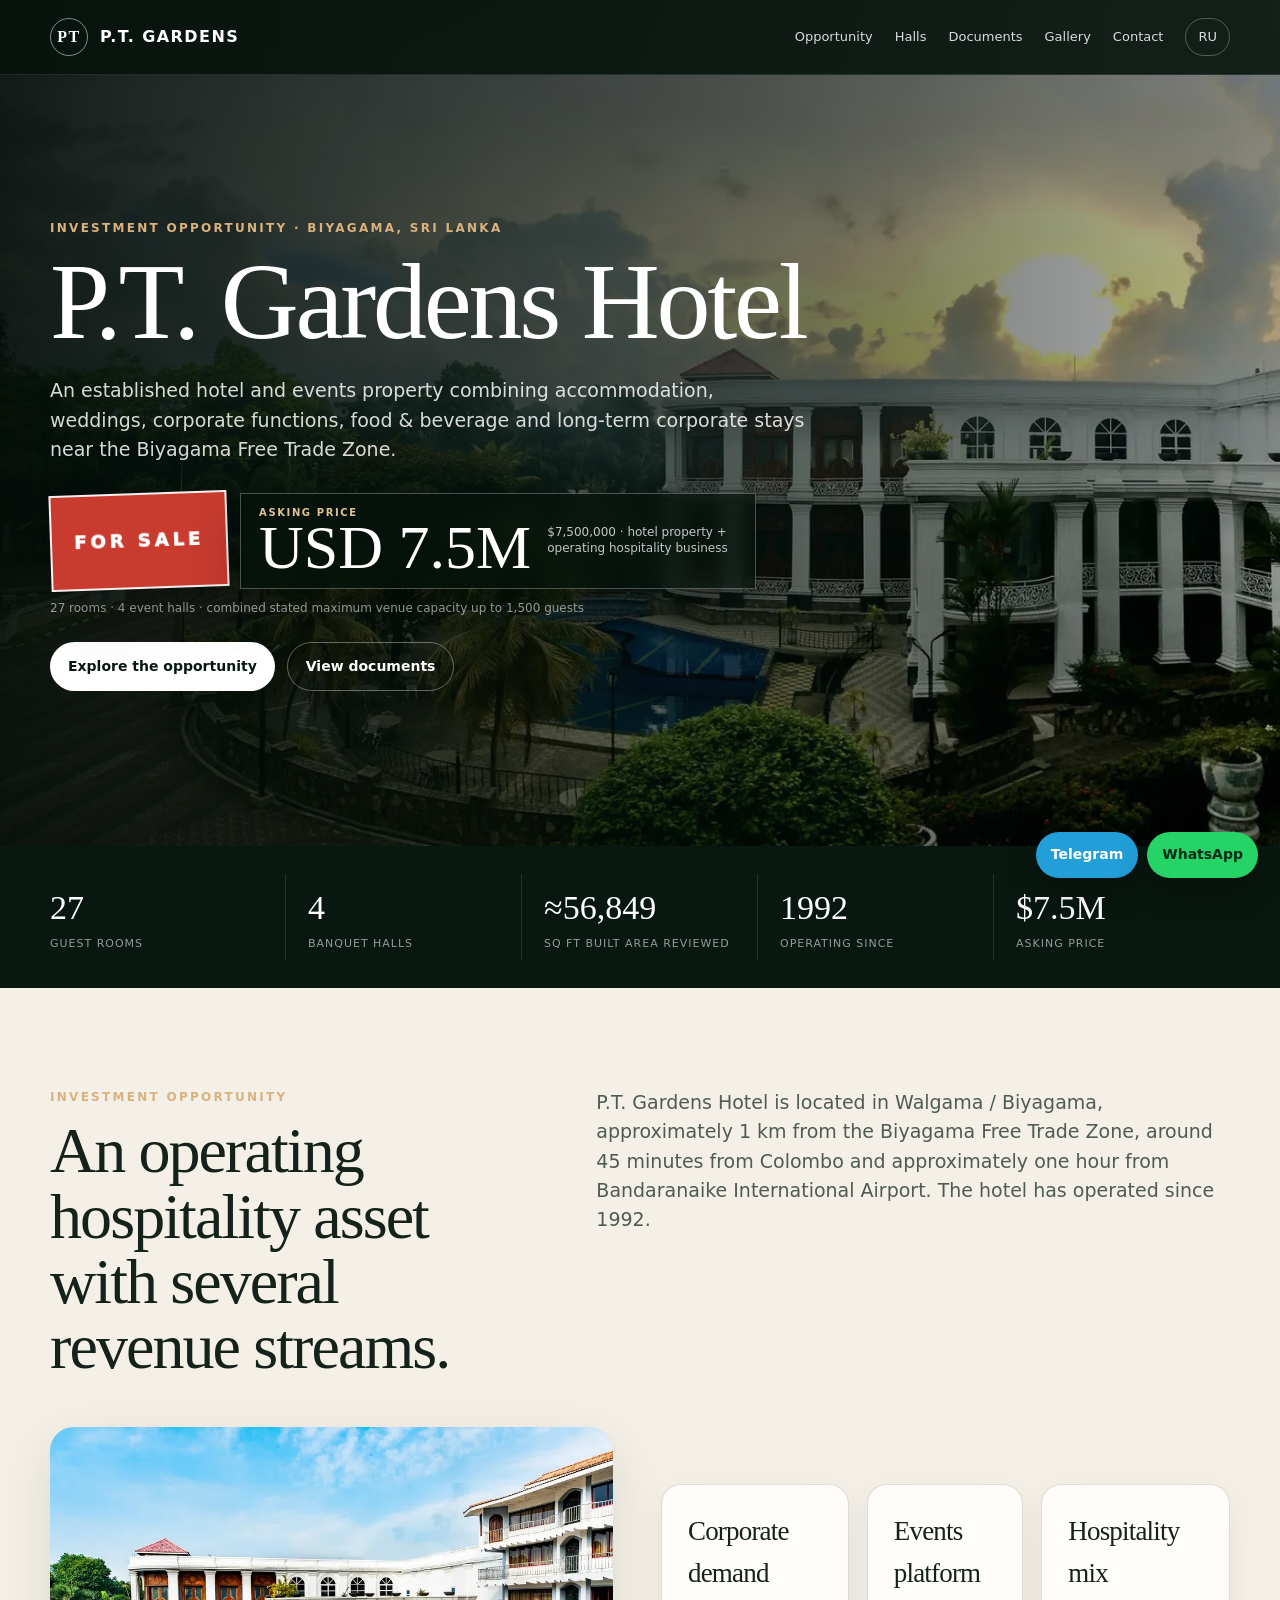
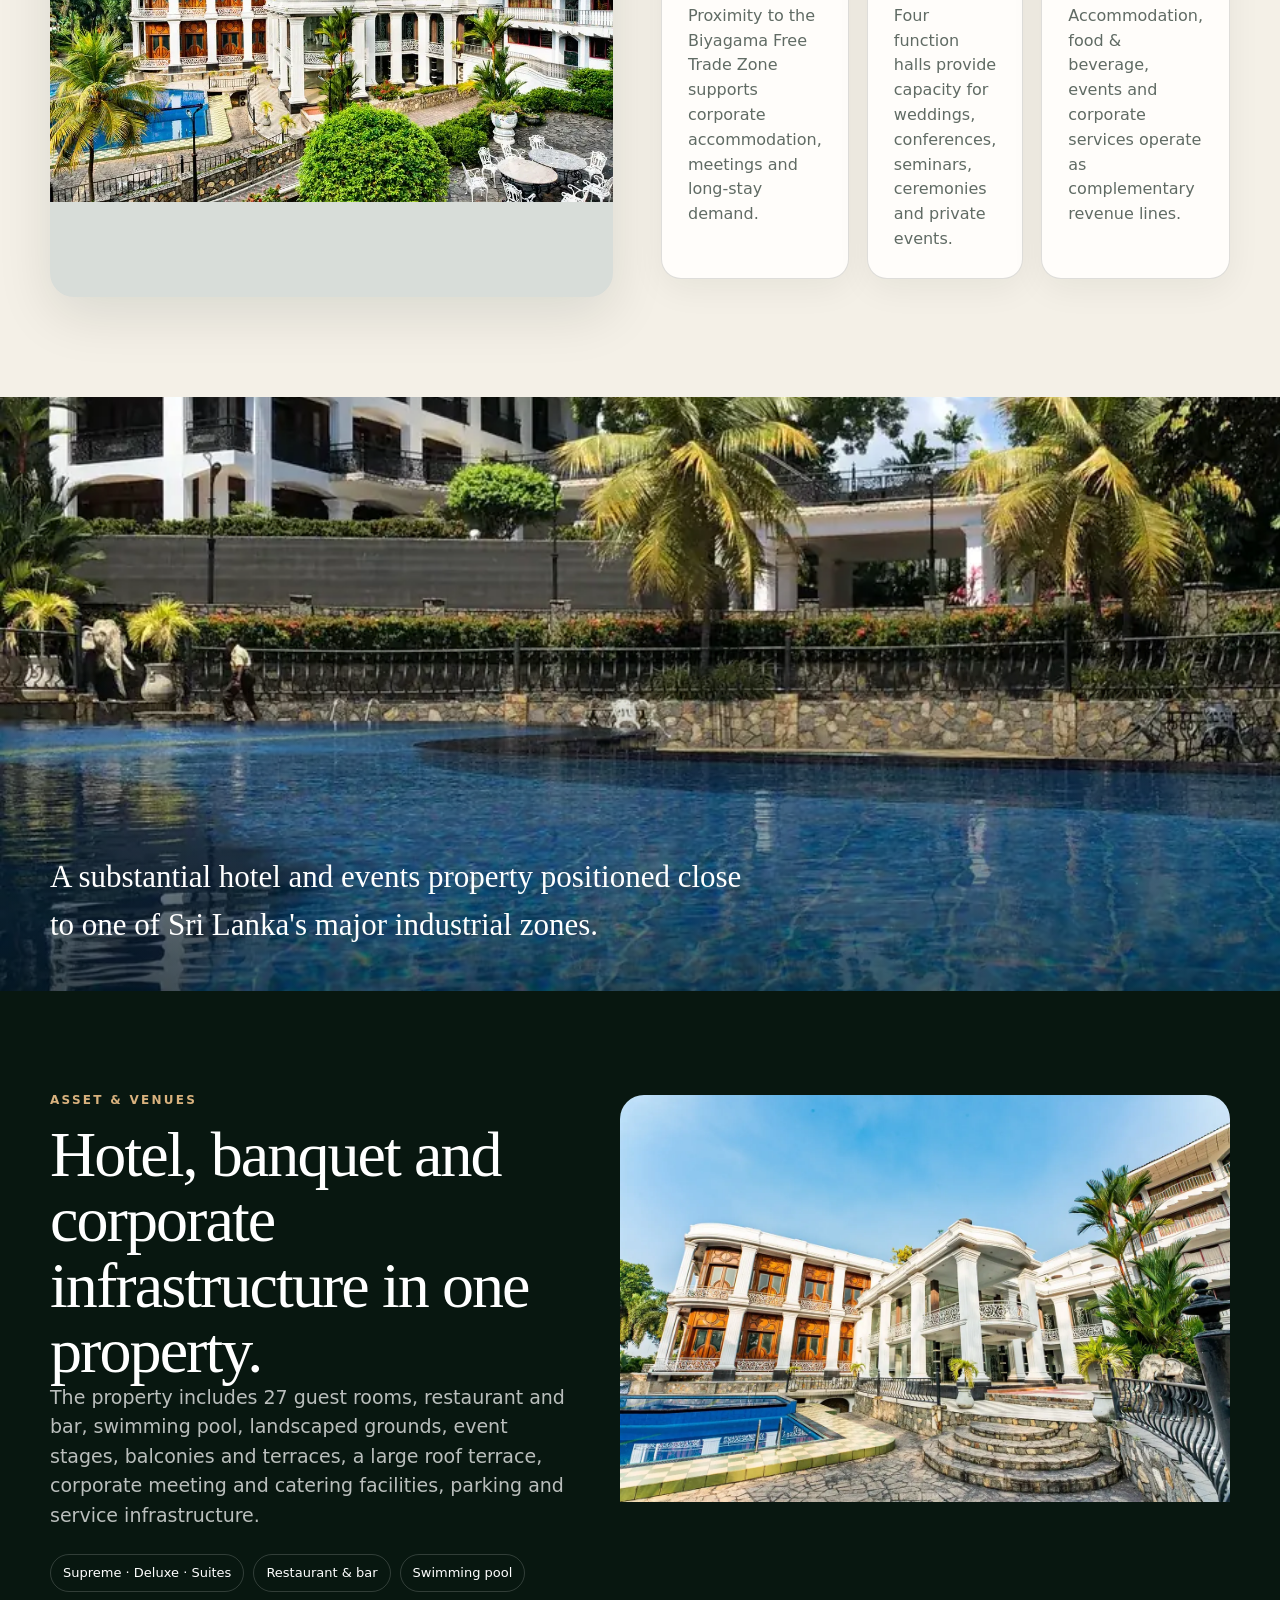
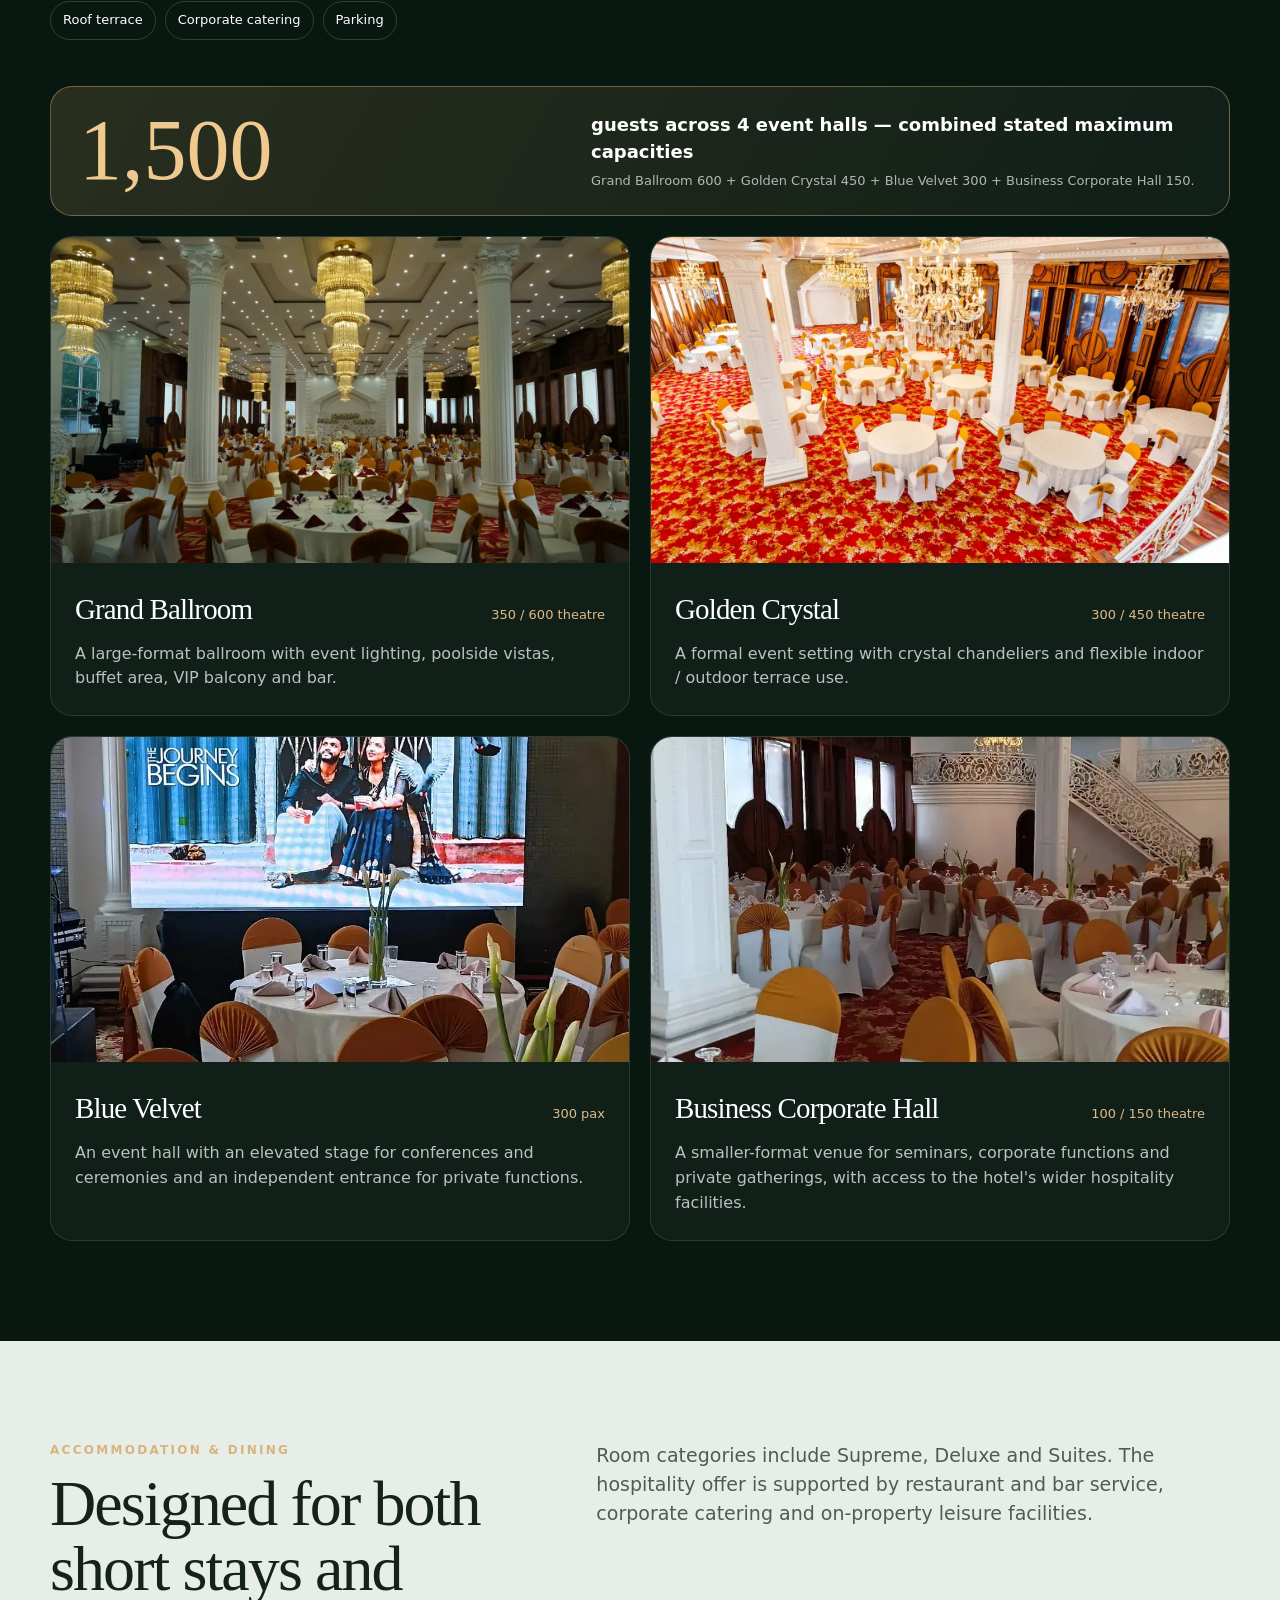
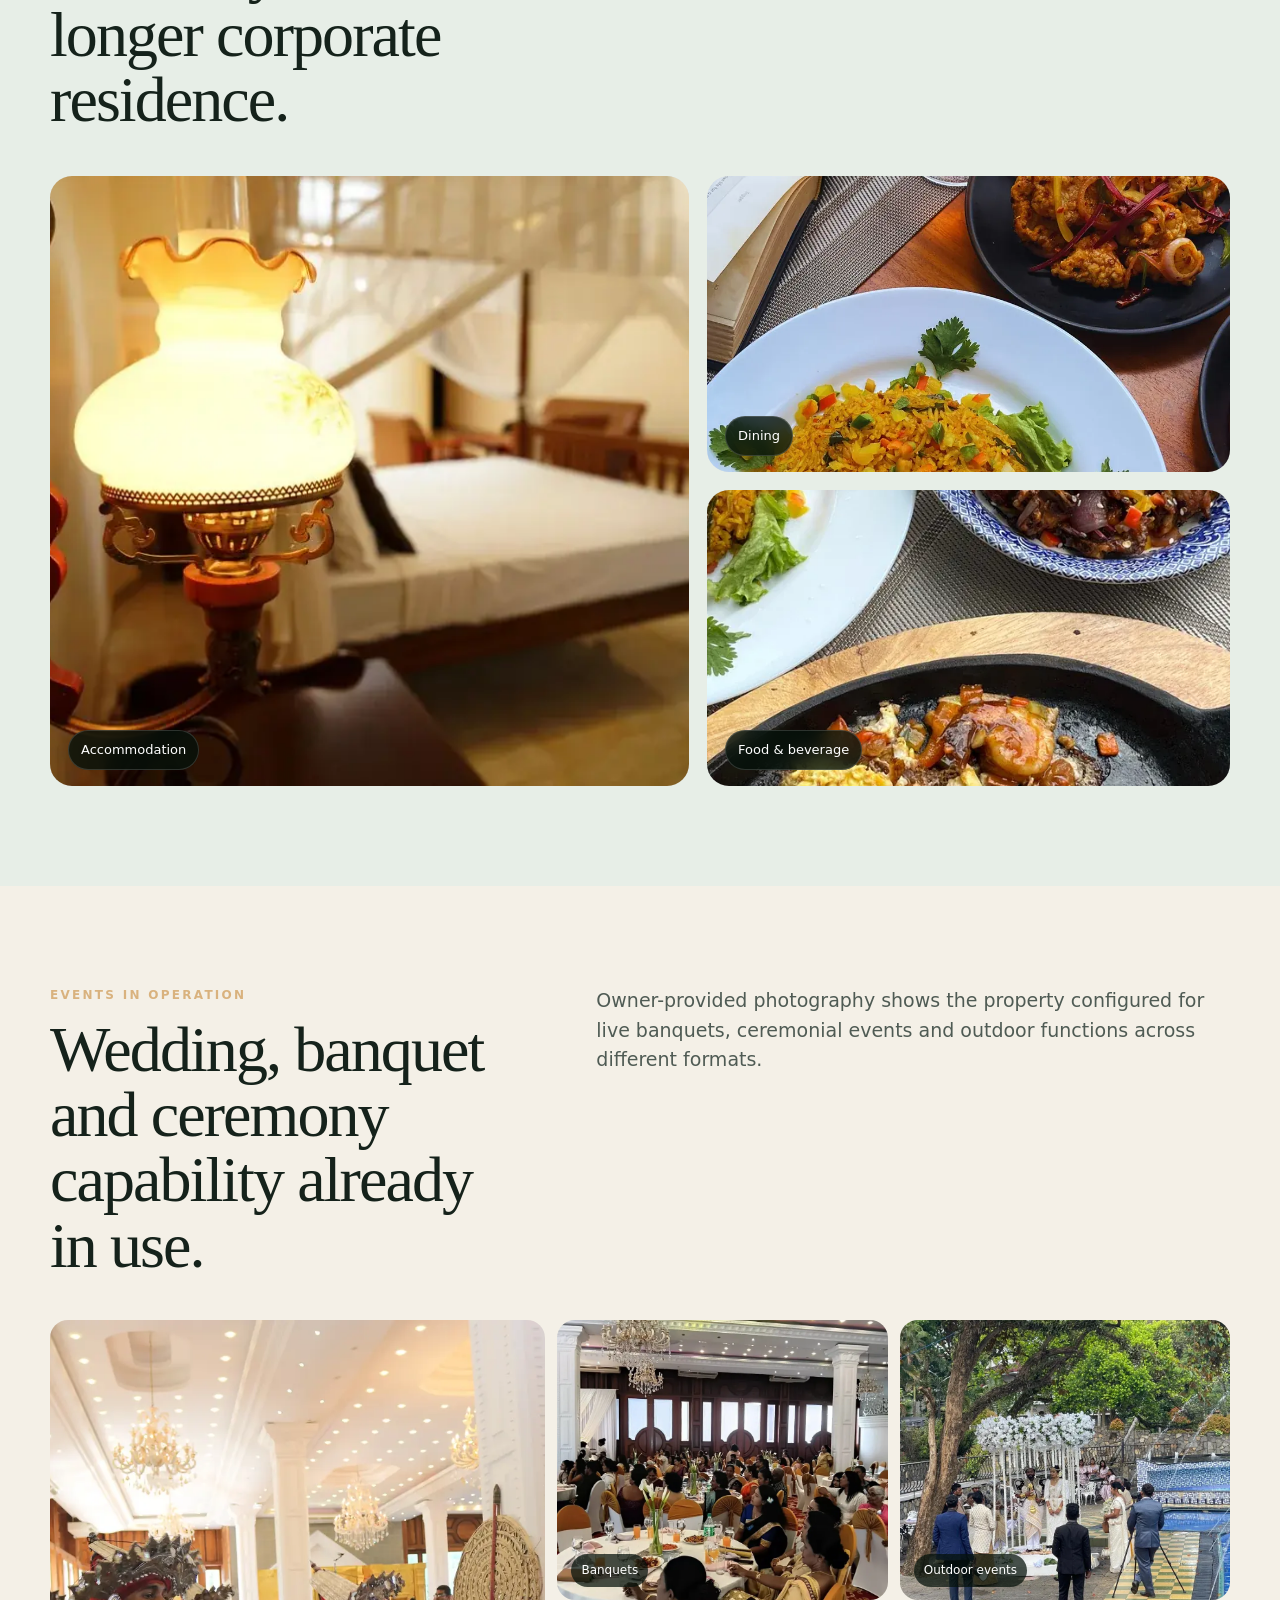
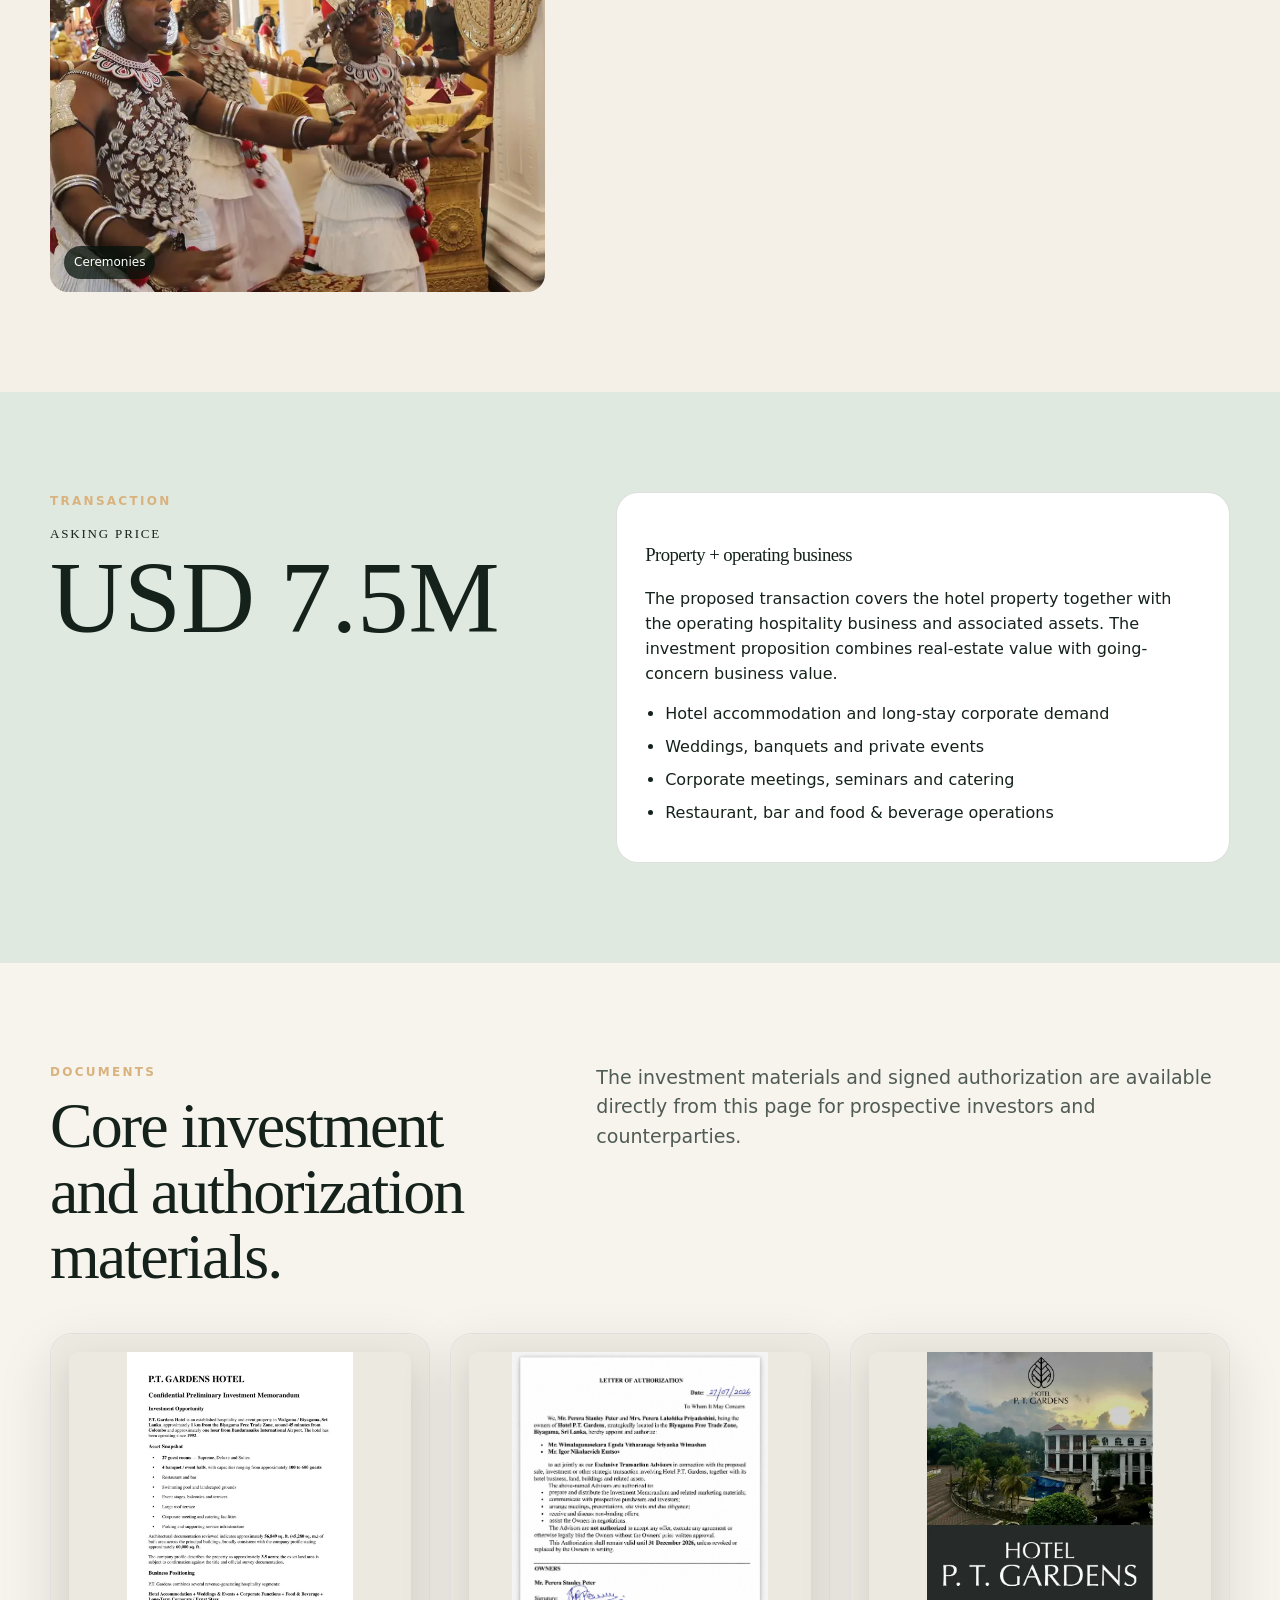
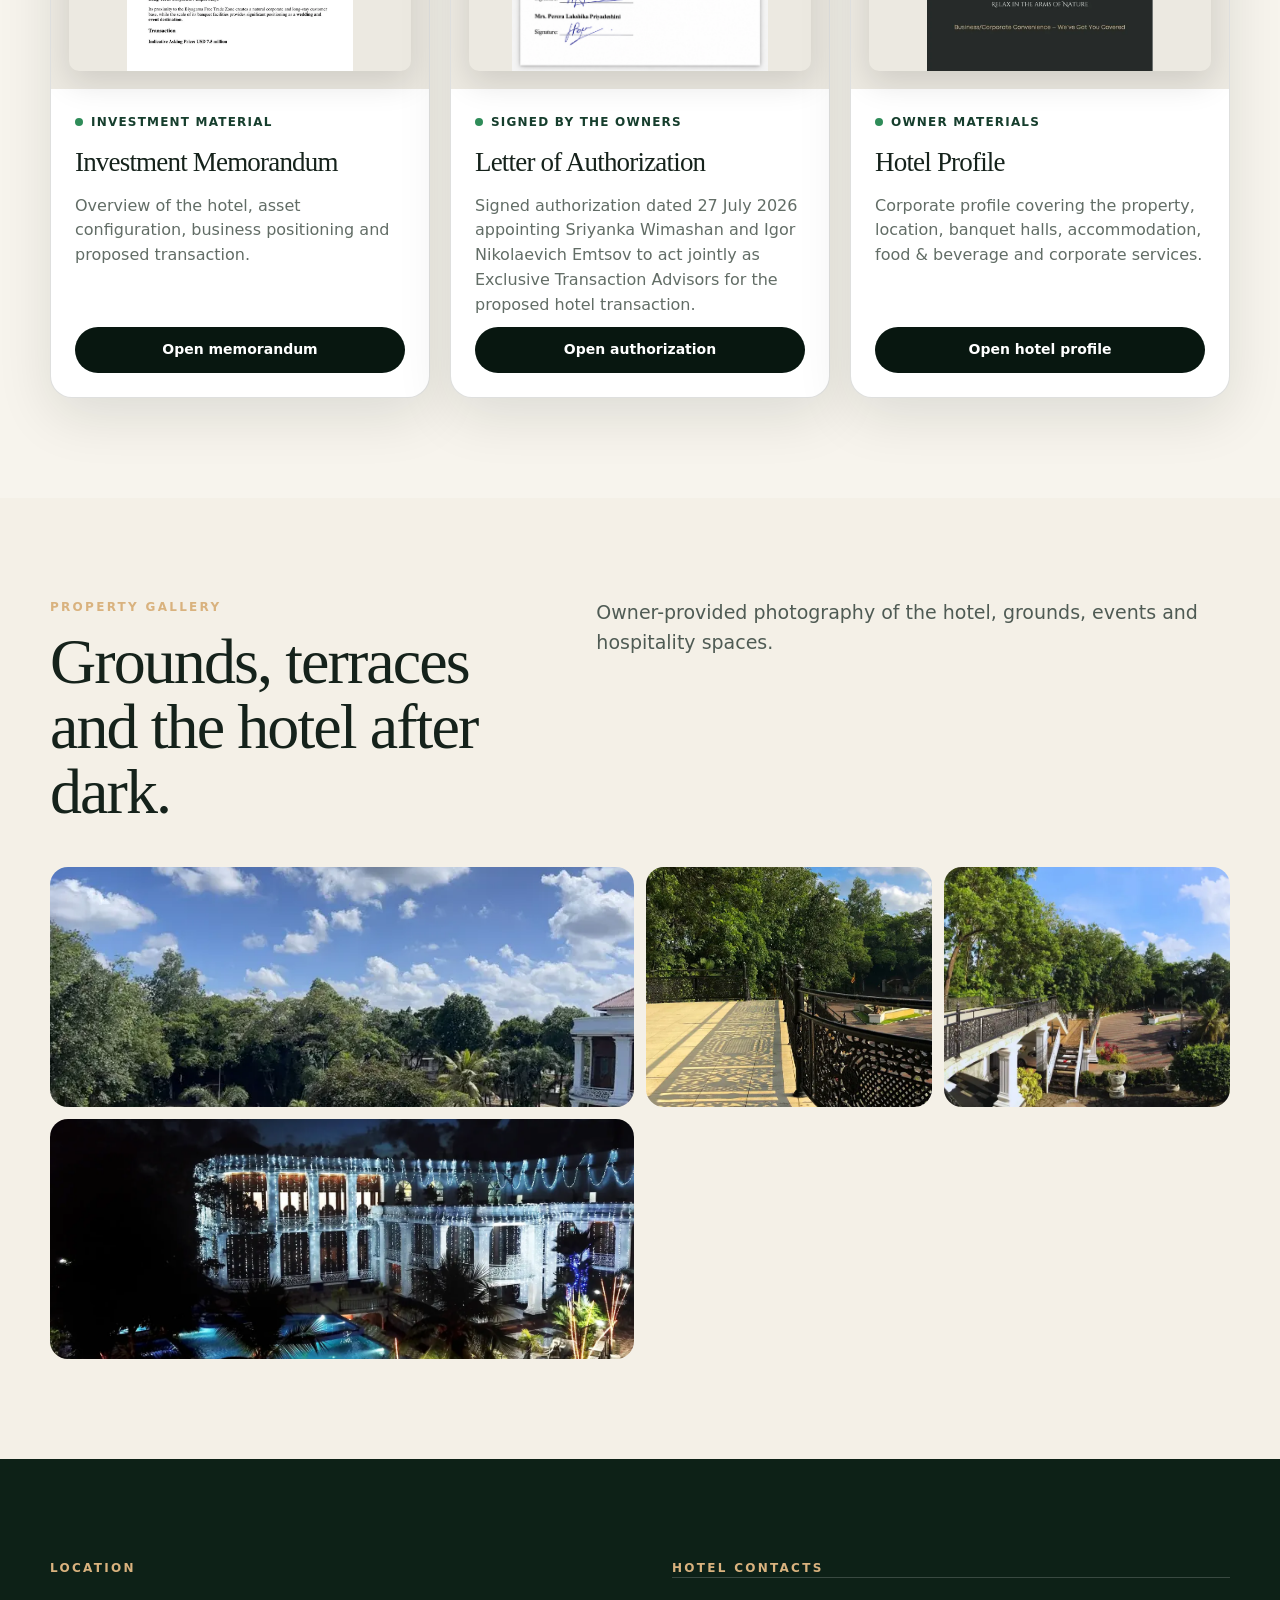
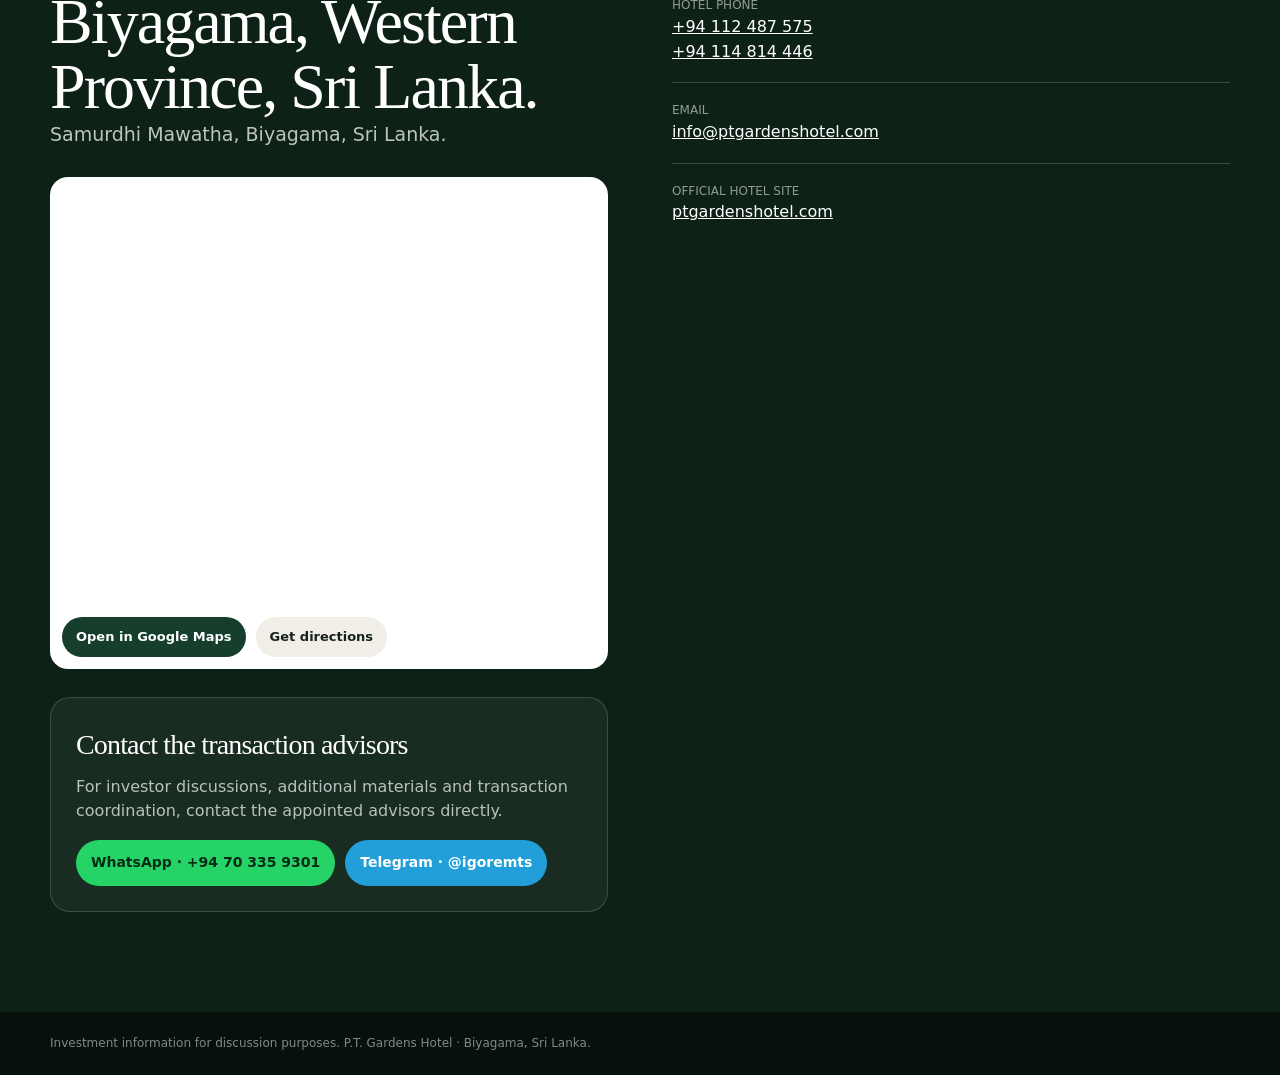
<file: index.html>
<!doctype html>
<html lang="en">
<head>
<meta charset="utf-8">
<meta name="viewport" content="width=device-width,initial-scale=1">
<title>P.T. Gardens Hotel — Investment Opportunity</title>
<meta name="description" content="P.T. Gardens Hotel investment opportunity in Biyagama, Sri Lanka — established hotel, banquet and events business near the Biyagama Free Trade Zone.">
<style>
:root{--ink:#15221b;--deep:#081710;--forest:#163e2d;--cream:#f4f0e7;--paper:#fffdfa;--gold:#c69b63;--muted:#667169;--line:rgba(21,34,27,.14);--shadow:0 18px 55px rgba(13,31,22,.11)}
*{box-sizing:border-box}html{scroll-behavior:smooth}body{margin:0;background:var(--cream);color:var(--ink);font-family:Inter,ui-sans-serif,system-ui,-apple-system,BlinkMacSystemFont,"Segoe UI",sans-serif;line-height:1.55}img,video{max-width:100%}button,a{font:inherit}.wrap{width:min(1180px,calc(100% - 42px));margin:auto}h1,h2,h3{font-family:Georgia,"Times New Roman",serif;font-weight:500;letter-spacing:-.03em}.kicker,.eyebrow{text-transform:uppercase;letter-spacing:.19em;font-size:12px;font-weight:800;color:#d9b27e}.nav{position:fixed;z-index:50;inset:0 0 auto;background:rgba(7,19,13,.88);backdrop-filter:blur(14px);border-bottom:1px solid rgba(255,255,255,.1)}.navin{height:74px;display:flex;align-items:center;justify-content:space-between;color:#fff}.brand{display:flex;align-items:center;gap:12px;color:#fff;text-decoration:none;font-weight:850;letter-spacing:.09em}.mark{width:38px;height:38px;border:1px solid rgba(255,255,255,.5);border-radius:50%;display:grid;place-items:center;font-family:Georgia}.links{display:flex;align-items:center;gap:22px}.links a,.lang{color:#fff;text-decoration:none;font-size:13px;opacity:.84}.lang{border:1px solid rgba(255,255,255,.32);background:transparent;border-radius:999px;padding:8px 12px;cursor:pointer}.hero{min-height:94vh;display:flex;align-items:flex-end;color:#fff;padding:150px 0 86px;background:linear-gradient(90deg,rgba(4,13,8,.9),rgba(4,13,8,.53) 58%,rgba(4,13,8,.13)),url('assets/photos/hero-aerial.webp') center/cover no-repeat}.hero h1{font-size:clamp(58px,8.5vw,108px);line-height:.9;margin:16px 0 26px;max-width:960px}.hero p{font-size:19px;max-width:760px;color:rgba(255,255,255,.84)}.sale-lockup{display:flex;align-items:stretch;gap:12px;flex-wrap:wrap;margin-top:28px}.sale-stamp{display:flex;align-items:center;justify-content:center;min-width:170px;padding:14px 22px;border:2px solid rgba(255,255,255,.92);background:#c93b2f;color:#fff;font-weight:950;font-size:18px;letter-spacing:.22em;text-transform:uppercase;box-shadow:0 18px 50px rgba(0,0,0,.3);transform:rotate(-2deg) scale(.2);opacity:0;animation:saleSlam .7s cubic-bezier(.2,.9,.2,1.3) .55s forwards}.sale-price{display:flex;align-items:center;gap:16px;padding:11px 18px 12px;border:1px solid rgba(255,255,255,.28);background:rgba(5,18,11,.7);backdrop-filter:blur(10px);box-shadow:0 18px 50px rgba(0,0,0,.24);opacity:0;transform:translateY(18px);animation:priceRise .6s ease .95s forwards}.sale-price small{display:block;color:#e3c291;font-size:10px;letter-spacing:.16em;text-transform:uppercase;font-weight:850}.sale-price strong{font-family:Georgia,"Times New Roman",serif;font-size:clamp(38px,5vw,62px);line-height:.9;font-weight:500;white-space:nowrap}.sale-price span{max-width:190px;color:rgba(255,255,255,.76);font-size:12px;line-height:1.35}.sale-note{margin-top:10px!important;font-size:12px!important;color:rgba(255,255,255,.64)!important}.cta{display:flex;gap:12px;flex-wrap:wrap;margin-top:24px}@keyframes saleSlam{0%{opacity:0;transform:rotate(-10deg) scale(.2)}70%{opacity:1;transform:rotate(1deg) scale(1.08)}100%{opacity:1;transform:rotate(-2deg) scale(1)}}@keyframes priceRise{to{opacity:1;transform:translateY(0)}}.btn{display:inline-flex;align-items:center;justify-content:center;padding:13px 18px;border-radius:999px;text-decoration:none;font-weight:800;font-size:14px}.primary{background:#fff;color:var(--deep)}.ghost{border:1px solid rgba(255,255,255,.36);color:#fff}.stats{background:var(--deep);color:#fff}.statsgrid{display:grid;grid-template-columns:repeat(5,1fr);padding:28px 0}.stat{padding:8px 22px;border-right:1px solid rgba(255,255,255,.12)}.stat:first-child{padding-left:0}.stat:last-child{border:0}.num{font-family:Georgia;font-size:34px}.label{font-size:11px;text-transform:uppercase;letter-spacing:.09em;color:rgba(255,255,255,.57)}.section{padding:100px 0}.head{display:grid;grid-template-columns:.85fr 1.15fr;gap:78px;align-items:start}.section h2{font-size:clamp(40px,5vw,68px);line-height:1.02;margin:12px 0 0}.lead{font-size:19px;color:#4f5b54;margin:0}.visual-split{display:grid;grid-template-columns:1fr 1fr;gap:48px;align-items:center;margin-top:48px}.visual-card{border-radius:24px;overflow:hidden;box-shadow:var(--shadow);min-height:470px;background:#d8ddd9}.visual-card img{width:100%;height:100%;object-fit:cover;display:block}.facts{display:grid;grid-template-columns:repeat(3,1fr);gap:18px;margin-top:38px}.card{background:var(--paper);border:1px solid var(--line);border-radius:20px;padding:26px;box-shadow:0 10px 34px rgba(14,31,22,.06)}.card h3{font-size:27px;margin:0 0 9px}.card p{margin:0;color:#606b64}.photo-band{height:66vh;min-height:500px;position:relative;background:url('assets/photos/pool.webp') center/cover no-repeat}.photo-band:after{content:"";position:absolute;inset:0;background:linear-gradient(180deg,transparent 40%,rgba(3,13,8,.62))}.photo-caption{position:absolute;z-index:2;bottom:42px;left:max(22px,calc((100% - 1180px)/2));right:22px;max-width:700px;color:#fff;font-family:Georgia;font-size:31px}.dark{background:var(--deep);color:#fff}.dark .lead,.dark p{color:rgba(255,255,255,.72)}.asset-grid{display:grid;grid-template-columns:.92fr 1.08fr;gap:50px;align-items:center}.asset-photo{border-radius:24px;overflow:hidden;min-height:540px}.asset-photo img{width:100%;height:100%;object-fit:cover;display:block}.pills{display:flex;gap:9px;flex-wrap:wrap;margin-top:24px}.pill{border:1px solid rgba(255,255,255,.17);border-radius:999px;padding:8px 12px;font-size:13px}.venue-total{margin-top:46px;padding:24px 28px;border:1px solid rgba(217,178,126,.42);border-radius:22px;background:linear-gradient(120deg,rgba(198,155,99,.18),rgba(255,255,255,.035));display:flex;align-items:center;justify-content:space-between;gap:28px}.venue-total .venue-number{font-family:Georgia,"Times New Roman",serif;font-size:clamp(48px,7vw,86px);line-height:.85;color:#f0c98f;white-space:nowrap}.venue-total .venue-copy{max-width:610px}.venue-total .venue-copy strong{display:block;font-size:18px;margin-bottom:5px}.venue-total .venue-copy span{display:block;color:rgba(255,255,255,.67);font-size:13px}.halls{display:grid;grid-template-columns:repeat(2,1fr);gap:20px;margin-top:20px}.hall{overflow:hidden;border:1px solid rgba(255,255,255,.12);border-radius:22px;background:rgba(255,255,255,.035)}.hall img{width:100%;aspect-ratio:16/9;object-fit:cover;display:block}.hallbody{padding:24px}.halltop{display:flex;justify-content:space-between;align-items:baseline;gap:14px}.hall h3{font-size:29px;margin:0}.cap{font-size:13px;color:#dfba89;white-space:nowrap}.hall p{margin:10px 0 0}.hospitality{background:#e7eee7}.hospitality-grid{display:grid;grid-template-columns:1.1fr .9fr;gap:18px;margin-top:44px}.hospitality-main,.hospitality-side{display:grid;gap:18px}.media-card{position:relative;overflow:hidden;border-radius:22px;min-height:290px;background:#ddd}.media-card.tall{min-height:610px}.media-card img{width:100%;height:100%;object-fit:cover;display:block;position:absolute;inset:0}.media-label{position:absolute;z-index:2;left:18px;bottom:16px;background:rgba(5,17,11,.78);color:#fff;border:1px solid rgba(255,255,255,.15);backdrop-filter:blur(8px);padding:9px 12px;border-radius:999px;font-size:13px}.event-grid{display:grid;grid-template-columns:1.2fr .8fr .8fr;grid-auto-rows:280px;gap:12px;margin-top:42px}.event-grid figure{margin:0;position:relative;overflow:hidden;border-radius:18px;background:#ddd}.event-grid figure:first-child{grid-row:span 2}.event-grid img{width:100%;height:100%;object-fit:cover;display:block}.event-grid figcaption{position:absolute;left:14px;bottom:13px;color:#fff;background:rgba(5,17,11,.72);padding:7px 10px;border-radius:999px;font-size:12px}.investment{background:#dfe9df}.investment-grid{display:grid;grid-template-columns:.9fr 1.1fr;gap:64px;align-items:start}.price{font-family:Georgia;font-size:clamp(62px,8vw,112px);line-height:.9;margin:18px 0 25px}.price small{font-family:Inter;font-size:13px;letter-spacing:.14em;text-transform:uppercase;display:block;margin-bottom:12px}.transaction-card{background:#fff;border:1px solid var(--line);border-radius:22px;padding:28px}.transaction-card ul{margin:16px 0 0;padding-left:20px}.transaction-card li{margin:8px 0}.docs{background:#f7f4ed}.docgrid{display:grid;grid-template-columns:repeat(3,1fr);gap:20px;margin-top:44px}.doccard{background:#fff;border:1px solid var(--line);border-radius:22px;overflow:hidden;box-shadow:var(--shadow);display:flex;flex-direction:column}.docpreview{height:355px;background:#ece9e1;padding:18px;display:flex;align-items:center;justify-content:center}.docpreview img{width:100%;height:100%;object-fit:contain;display:block;border-radius:10px;box-shadow:0 12px 32px rgba(0,0,0,.12)}.docbody{padding:24px;display:flex;flex-direction:column;gap:10px;flex:1}.docbody h3{font-size:27px;margin:0}.docbody p{margin:0;color:#626d66}.docbutton{margin-top:auto;display:inline-flex;justify-content:center;text-decoration:none;padding:12px 15px;border-radius:999px;background:var(--deep);color:#fff;font-weight:800;font-size:14px}.auth-badge{display:inline-flex;align-items:center;gap:8px;font-size:12px;text-transform:uppercase;letter-spacing:.1em;color:var(--forest);font-weight:850}.auth-badge:before{content:"";width:8px;height:8px;background:#2f8c59;border-radius:50%}.gallery-grid{display:grid;grid-template-columns:repeat(4,1fr);grid-auto-rows:240px;gap:12px;margin-top:42px}.gallery-grid button{border:0;padding:0;cursor:pointer;border-radius:18px;overflow:hidden;background:#ddd}.gallery-grid img{width:100%;height:100%;object-fit:cover;display:block;transition:.32s transform}.gallery-grid button:hover img{transform:scale(1.035)}.gallery-grid button:nth-child(1){grid-column:span 2}.gallery-grid button:nth-child(4){grid-column:span 2}.location-map{margin-top:28px;background:#fff;border-radius:18px;padding:10px;overflow:hidden}.location-map iframe{display:block;width:100%;height:420px;border:0;border-radius:12px}.map-actions{display:flex;gap:10px;flex-wrap:wrap;padding:10px 2px 2px}.map-actions a{display:inline-flex;align-items:center;justify-content:center;padding:10px 14px;border-radius:999px;background:var(--forest);color:#fff!important;text-decoration:none;font-weight:800;font-size:13px}.map-actions a.secondary{background:#f0eee7;color:var(--ink)!important}.contact{background:#0d2117;color:#fff}.contactgrid{display:grid;grid-template-columns:1fr 1fr;gap:64px}.contact .lead{color:rgba(255,255,255,.73)}.contactbox{border-top:1px solid rgba(255,255,255,.18);padding:18px 0}.contact a{color:#fff}.small{font-size:12px;color:rgba(255,255,255,.55)}.investor-contact{margin-top:28px;padding:25px;border:1px solid rgba(255,255,255,.16);border-radius:20px;background:rgba(255,255,255,.05)}.investor-contact h3{font-size:28px;margin:0 0 8px}.investor-contact p{margin:0;color:rgba(255,255,255,.7)}.contact-actions{display:flex;gap:10px;flex-wrap:wrap;margin-top:16px}.contact-action{display:inline-flex;align-items:center;justify-content:center;padding:12px 15px;border-radius:999px;text-decoration:none;font-weight:800;font-size:14px}.whatsapp{background:#25D366!important;color:#062b16!important}.telegram{background:#229ED9!important;color:#fff!important}.floating{position:fixed;z-index:60;right:22px;bottom:22px;display:flex;gap:9px;align-items:center}.floating a{box-shadow:0 13px 34px rgba(0,0,0,.24)}.float-btn{padding:12px 15px;border-radius:999px;text-decoration:none;font-weight:850;font-size:14px}.float-wa{background:#25D366;color:#062b16}.float-tg{background:#229ED9;color:#fff}footer{background:#07110c;color:rgba(255,255,255,.5);font-size:12px;padding:22px 0}.modal{position:fixed;z-index:100;inset:0;background:rgba(0,0,0,.92);display:none;align-items:center;justify-content:center;padding:24px}.modal.open{display:flex}.modal img{max-width:min(1250px,95vw);max-height:90vh;border-radius:12px}.close{position:absolute;right:22px;top:20px;width:42px;height:42px;border-radius:50%;border:0;background:#fff;font-size:22px;cursor:pointer}
@media(max-width:980px){.links a{display:none}.head,.asset-grid,.investment-grid,.video-grid,.contactgrid{grid-template-columns:1fr;gap:36px}.statsgrid{grid-template-columns:repeat(2,1fr)}.stat{border-right:0;border-bottom:1px solid rgba(255,255,255,.1);padding:15px}.facts{grid-template-columns:1fr 1fr}.halls,.docgrid{grid-template-columns:1fr 1fr}.hospitality-grid{grid-template-columns:1fr}.media-card.tall{min-height:480px}.event-grid{grid-template-columns:1fr 1fr}.event-grid figure:first-child{grid-row:span 1;grid-column:span 2}.gallery-grid{grid-template-columns:repeat(2,1fr)}}
@media(prefers-reduced-motion:reduce){.sale-stamp,.sale-price{animation:none;opacity:1;transform:none}}
@media(max-width:640px){.wrap{width:min(100% - 28px,1180px)}.hero{min-height:88vh}.hero h1{font-size:54px}.facts,.halls,.docgrid{grid-template-columns:1fr}.visual-split{grid-template-columns:1fr}.visual-card{min-height:360px}.event-grid{grid-template-columns:1fr;grid-auto-rows:230px}.event-grid figure:first-child{grid-column:auto}.gallery-grid{grid-auto-rows:190px}.gallery-grid button:nth-child(1),.gallery-grid button:nth-child(4){grid-column:auto}.floating{right:12px;bottom:12px;flex-direction:column;align-items:flex-end}.float-btn{padding:10px 13px}.section{padding:74px 0}.docpreview{height:310px}.photo-band{height:54vh;min-height:420px}.asset-photo{min-height:390px}.sale-lockup{display:grid}.sale-stamp{min-width:0;width:max-content}.sale-price{align-items:flex-start;flex-direction:column;gap:6px}.sale-price span{max-width:none}.venue-total{align-items:flex-start;flex-direction:column;gap:12px}.hospitality-grid{display:block}.hospitality-main,.hospitality-side{margin-bottom:16px}.media-card,.media-card.tall{min-height:320px;margin-bottom:16px}}
</style>
</head>
<body>
<nav class="nav"><div class="wrap navin"><a class="brand" href="#top"><span class="mark">PT</span><span>P.T. GARDENS</span></a><div class="links"><a href="#opportunity" data-en="Opportunity" data-ru="Объект">Opportunity</a><a href="#halls" data-en="Halls" data-ru="Залы">Halls</a><a href="#documents" data-en="Documents" data-ru="Документы">Documents</a><a href="#gallery" data-en="Gallery" data-ru="Галерея">Gallery</a><a href="#contact" data-en="Contact" data-ru="Контакты">Contact</a><button class="lang" id="langBtn">RU</button></div></div></nav>
<header class="hero" id="top"><div class="wrap"><div class="eyebrow" data-en="Investment opportunity · Biyagama, Sri Lanka" data-ru="Инвестиционное предложение · Биягама, Шри-Ланка">Investment opportunity · Biyagama, Sri Lanka</div><h1>P.T. Gardens Hotel</h1><p data-en="An established hotel and events property combining accommodation, weddings, corporate functions, food & beverage and long-term corporate stays near the Biyagama Free Trade Zone." data-ru="Действующий гостинично-банкетный комплекс рядом с Biyagama Free Trade Zone: размещение, свадьбы и мероприятия, корпоративные функции, F&B и долгосрочное проживание корпоративных клиентов.">An established hotel and events property combining accommodation, weddings, corporate functions, food & beverage and long-term corporate stays near the Biyagama Free Trade Zone.</p><div class="sale-lockup"><div class="sale-stamp" data-en="FOR SALE" data-ru="ПРОДАЁТСЯ">FOR SALE</div><div class="sale-price"><div><small data-en="Asking price" data-ru="Цена предложения">Asking price</small><strong>USD 7.5M</strong></div><span data-en="$7,500,000 · hotel property + operating hospitality business" data-ru="$7 500 000 · гостиничный объект + действующий гостиничный бизнес">$7,500,000 · hotel property + operating hospitality business</span></div></div><p class="sale-note" data-en="27 rooms · 4 event halls · combined stated maximum venue capacity up to 1,500 guests" data-ru="27 номеров · 4 event-зала · суммарная заявленная максимальная вместимость — до 1 500 гостей">27 rooms · 4 event halls · combined stated maximum venue capacity up to 1,500 guests</p><div class="cta"><a class="btn primary" href="#opportunity" data-en="Explore the opportunity" data-ru="Смотреть предложение">Explore the opportunity</a><a class="btn ghost" href="#documents" data-en="View documents" data-ru="Документы">View documents</a></div></div></header>
<section class="stats"><div class="wrap statsgrid"><div class="stat"><div class="num">27</div><div class="label" data-en="Guest rooms" data-ru="Номеров">Guest rooms</div></div><div class="stat"><div class="num">4</div><div class="label" data-en="Banquet halls" data-ru="Банкетных зала">Banquet halls</div></div><div class="stat"><div class="num">≈56,849</div><div class="label" data-en="Sq ft built area reviewed" data-ru="фут² изученной застройки">Sq ft built area reviewed</div></div><div class="stat"><div class="num">1992</div><div class="label" data-en="Operating since" data-ru="Работает с">Operating since</div></div><div class="stat"><div class="num">$7.5M</div><div class="label" data-en="Asking price" data-ru="Цена предложения">Asking price</div></div></div></section>

<section class="section" id="opportunity"><div class="wrap"><div class="head"><div><div class="kicker" data-en="Investment opportunity" data-ru="Инвестиционное предложение">Investment opportunity</div><h2 data-en="An operating hospitality asset with several revenue streams." data-ru="Действующий гостиничный актив с несколькими источниками выручки.">An operating hospitality asset with several revenue streams.</h2></div><p class="lead" data-en="P.T. Gardens Hotel is located in Walgama / Biyagama, approximately 1 km from the Biyagama Free Trade Zone, around 45 minutes from Colombo and approximately one hour from Bandaranaike International Airport. The hotel has operated since 1992." data-ru="P.T. Gardens Hotel расположен в районе Walgama / Biyagama, примерно в 1 км от Biyagama Free Trade Zone, ориентировочно в 45 минутах от Коломбо и около часа от международного аэропорта Bandaranaike. Отель работает с 1992 года.">P.T. Gardens Hotel is located in Walgama / Biyagama, approximately 1 km from the Biyagama Free Trade Zone, around 45 minutes from Colombo and approximately one hour from Bandaranaike International Airport. The hotel has operated since 1992.</p></div><div class="visual-split"><div class="visual-card"><img src="assets/photos/opportunity-courtyard.webp" alt="P.T. Gardens courtyard and hotel buildings"></div><div><div class="facts"><div class="card"><h3 data-en="Corporate demand" data-ru="Корпоративный спрос">Corporate demand</h3><p data-en="Proximity to the Biyagama Free Trade Zone supports corporate accommodation, meetings and long-stay demand." data-ru="Близость к Biyagama Free Trade Zone поддерживает спрос на корпоративное размещение, встречи и длительное проживание.">Proximity to the Biyagama Free Trade Zone supports corporate accommodation, meetings and long-stay demand.</p></div><div class="card"><h3 data-en="Events platform" data-ru="Площадка для мероприятий">Events platform</h3><p data-en="Four function halls provide capacity for weddings, conferences, seminars, ceremonies and private events." data-ru="Четыре зала позволяют проводить свадьбы, конференции, семинары, церемонии и частные мероприятия.">Four function halls provide capacity for weddings, conferences, seminars, ceremonies and private events.</p></div><div class="card"><h3 data-en="Hospitality mix" data-ru="Гостиничный бизнес">Hospitality mix</h3><p data-en="Accommodation, food & beverage, events and corporate services operate as complementary revenue lines." data-ru="Размещение, F&B, мероприятия и корпоративные услуги работают как взаимодополняющие направления выручки.">Accommodation, food & beverage, events and corporate services operate as complementary revenue lines.</p></div></div></div></div></div></section>

<div class="photo-band"><div class="photo-caption" data-en="A substantial hotel and events property positioned close to one of Sri Lanka's major industrial zones." data-ru="Крупный гостинично-банкетный комплекс рядом с одной из ключевых промышленных зон Шри-Ланки.">A substantial hotel and events property positioned close to one of Sri Lanka's major industrial zones.</div></div>

<section class="section dark" id="halls"><div class="wrap"><div class="asset-grid"><div><div class="kicker" data-en="Asset & venues" data-ru="Актив и площадки">Asset & venues</div><h2 data-en="Hotel, banquet and corporate infrastructure in one property." data-ru="Гостиничная, банкетная и корпоративная инфраструктура в одном объекте.">Hotel, banquet and corporate infrastructure in one property.</h2><p class="lead" data-en="The property includes 27 guest rooms, restaurant and bar, swimming pool, landscaped grounds, event stages, balconies and terraces, a large roof terrace, corporate meeting and catering facilities, parking and service infrastructure." data-ru="Объект включает 27 номеров, ресторан и бар, бассейн, озеленённую территорию, event-сцены, балконы и террасы, большую террасу на крыше, помещения для корпоративных встреч и кейтеринга, парковку и сервисную инфраструктуру.">The property includes 27 guest rooms, restaurant and bar, swimming pool, landscaped grounds, event stages, balconies and terraces, a large roof terrace, corporate meeting and catering facilities, parking and service infrastructure.</p><div class="pills"><span class="pill">Supreme · Deluxe · Suites</span><span class="pill">Restaurant & bar</span><span class="pill">Swimming pool</span><span class="pill">Roof terrace</span><span class="pill">Corporate catering</span><span class="pill">Parking</span></div></div><div class="asset-photo"><img src="assets/photos/facade.webp" alt="P.T. Gardens hotel facade"></div></div>
<div class="venue-total"><div class="venue-number">1,500</div><div class="venue-copy"><strong data-en="guests across 4 event halls — combined stated maximum capacities" data-ru="гостей в 4 event-залах — суммарная заявленная максимальная вместимость">guests across 4 event halls — combined stated maximum capacities</strong><span data-en="Grand Ballroom 600 + Golden Crystal 450 + Blue Velvet 300 + Business Corporate Hall 150." data-ru="Grand Ballroom 600 + Golden Crystal 450 + Blue Velvet 300 + Business Corporate Hall 150.">Grand Ballroom 600 + Golden Crystal 450 + Blue Velvet 300 + Business Corporate Hall 150.</span></div></div>
<div class="halls"><article class="hall"><img src="assets/photos/hall-grand.webp" alt="Banquet hall at P.T. Gardens"><div class="hallbody"><div class="halltop"><h3>Grand Ballroom</h3><span class="cap">350 / 600 theatre</span></div><p data-en="A large-format ballroom with event lighting, poolside vistas, buffet area, VIP balcony and bar." data-ru="Крупный банкетный зал с event-освещением, видом на бассейн, buffet-зоной, VIP-балконом и баром.">A large-format ballroom with event lighting, poolside vistas, buffet area, VIP balcony and bar.</p></div></article><article class="hall"><img src="assets/photos/hall-golden.webp" alt="Banquet hall interior at P.T. Gardens"><div class="hallbody"><div class="halltop"><h3>Golden Crystal</h3><span class="cap">300 / 450 theatre</span></div><p data-en="A formal event setting with crystal chandeliers and flexible indoor / outdoor terrace use." data-ru="Торжественное пространство с хрустальными люстрами и возможностью использовать внутреннюю и наружную террасы.">A formal event setting with crystal chandeliers and flexible indoor / outdoor terrace use.</p></div></article><article class="hall"><img src="assets/photos/hall-blue.webp" alt="Event stage and banquet seating at P.T. Gardens"><div class="hallbody"><div class="halltop"><h3>Blue Velvet</h3><span class="cap">300 pax</span></div><p data-en="An event hall with an elevated stage for conferences and ceremonies and an independent entrance for private functions." data-ru="Зал с поднятой сценой для конференций и церемоний и отдельным входом для закрытых мероприятий.">An event hall with an elevated stage for conferences and ceremonies and an independent entrance for private functions.</p></div></article><article class="hall"><img src="assets/photos/hall-business.webp" alt="Corporate and banquet setting at P.T. Gardens"><div class="hallbody"><div class="halltop"><h3>Business Corporate Hall</h3><span class="cap">100 / 150 theatre</span></div><p data-en="A smaller-format venue for seminars, corporate functions and private gatherings, with access to the hotel's wider hospitality facilities." data-ru="Более камерная площадка для семинаров, корпоративных функций и частных мероприятий с доступом ко всей гостиничной инфраструктуре.">A smaller-format venue for seminars, corporate functions and private gatherings, with access to the hotel's wider hospitality facilities.</p></div></article></div></div></section>

<section class="section hospitality"><div class="wrap"><div class="head"><div><div class="kicker" data-en="Accommodation & dining" data-ru="Размещение и ресторан">Accommodation & dining</div><h2 data-en="Designed for both short stays and longer corporate residence." data-ru="Для коротких поездок и длительного корпоративного проживания.">Designed for both short stays and longer corporate residence.</h2></div><p class="lead" data-en="Room categories include Supreme, Deluxe and Suites. The hospitality offer is supported by restaurant and bar service, corporate catering and on-property leisure facilities." data-ru="Категории размещения включают Supreme, Deluxe и Suites. Гостиничное предложение дополняют ресторан и бар, корпоративный кейтеринг и инфраструктура отдыха на территории.">Room categories include Supreme, Deluxe and Suites. The hospitality offer is supported by restaurant and bar service, corporate catering and on-property leisure facilities.</p></div><div class="hospitality-grid"><div class="hospitality-main"><div class="media-card tall"><img src="assets/photos/room.webp" alt="Guest room at P.T. Gardens"><div class="media-label" data-en="Accommodation" data-ru="Размещение">Accommodation</div></div></div><div class="hospitality-side"><div class="media-card"><img src="assets/photos/food-1.webp" alt="Food service at P.T. Gardens"><div class="media-label" data-en="Dining" data-ru="Ресторан">Dining</div></div><div class="media-card"><img src="assets/photos/food-2.webp" alt="Restaurant dishes at P.T. Gardens"><div class="media-label" data-en="Food & beverage" data-ru="Food & Beverage">Food & beverage</div></div></div></div></div></section>

<section class="section"><div class="wrap"><div class="head"><div><div class="kicker" data-en="Events in operation" data-ru="Мероприятия">Events in operation</div><h2 data-en="Wedding, banquet and ceremony capability already in use." data-ru="Действующая инфраструктура для свадеб, банкетов и церемоний.">Wedding, banquet and ceremony capability already in use.</h2></div><p class="lead" data-en="Owner-provided photography shows the property configured for live banquets, ceremonial events and outdoor functions across different formats." data-ru="Фотографии собственника показывают объект в реальной эксплуатации: банкетные мероприятия, церемонии и outdoor-функции в разных форматах.">Owner-provided photography shows the property configured for live banquets, ceremonial events and outdoor functions across different formats.</p></div><div class="event-grid"><figure><img src="assets/photos/event-cultural.webp" alt="Ceremonial event inside P.T. Gardens"><figcaption data-en="Ceremonies" data-ru="Церемонии">Ceremonies</figcaption></figure><figure><img src="assets/photos/event-banquet-1.webp" alt="Banquet event at P.T. Gardens"><figcaption data-en="Banquets" data-ru="Банкеты">Banquets</figcaption></figure><figure><img src="assets/photos/event-outdoor.webp" alt="Outdoor ceremony at P.T. Gardens"><figcaption data-en="Outdoor events" data-ru="Outdoor-мероприятия">Outdoor events</figcaption></figure></div></div></section>

<section class="section investment"><div class="wrap investment-grid"><div><div class="kicker" data-en="Transaction" data-ru="Сделка">Transaction</div><div class="price"><small data-en="Asking price" data-ru="Цена предложения">Asking price</small>USD 7.5M</div></div><div class="transaction-card"><h3 data-en="Property + operating business" data-ru="Недвижимость + действующий бизнес">Property + operating business</h3><p data-en="The proposed transaction covers the hotel property together with the operating hospitality business and associated assets. The investment proposition combines real-estate value with going-concern business value." data-ru="Предлагаемая сделка охватывает гостиничную недвижимость вместе с действующим гостиничным бизнесом и связанными активами. Инвестиционное предложение объединяет стоимость недвижимости и стоимость действующего бизнеса.">The proposed transaction covers the hotel property together with the operating hospitality business and associated assets. The investment proposition combines real-estate value with going-concern business value.</p><ul><li data-en="Hotel accommodation and long-stay corporate demand" data-ru="Гостиничное размещение и долгосрочный корпоративный спрос">Hotel accommodation and long-stay corporate demand</li><li data-en="Weddings, banquets and private events" data-ru="Свадьбы, банкеты и частные мероприятия">Weddings, banquets and private events</li><li data-en="Corporate meetings, seminars and catering" data-ru="Корпоративные встречи, семинары и кейтеринг">Corporate meetings, seminars and catering</li><li data-en="Restaurant, bar and food & beverage operations" data-ru="Ресторан, бар и F&B-направление">Restaurant, bar and food & beverage operations</li></ul></div></div></section>

<section class="section docs" id="documents"><div class="wrap"><div class="head"><div><div class="kicker" data-en="Documents" data-ru="Документы">Documents</div><h2 data-en="Core investment and authorization materials." data-ru="Основные инвестиционные и подтверждающие документы.">Core investment and authorization materials.</h2></div><p class="lead" data-en="The investment materials and signed authorization are available directly from this page for prospective investors and counterparties." data-ru="Инвестиционные материалы и подписанное подтверждение полномочий доступны прямо на странице для потенциальных инвесторов и контрагентов.">The investment materials and signed authorization are available directly from this page for prospective investors and counterparties.</p></div><div class="docgrid"><article class="doccard"><div class="docpreview"><img src="assets/doc-previews/memo.webp" alt="Investment Memorandum preview"></div><div class="docbody"><div class="auth-badge" data-en="Investment material" data-ru="Инвестиционный материал">Investment material</div><h3 data-en="Investment Memorandum" data-ru="Инвестиционный меморандум">Investment Memorandum</h3><p data-en="Overview of the hotel, asset configuration, business positioning and proposed transaction." data-ru="Обзор отеля, конфигурации актива, бизнес-позиционирования и предлагаемой сделки.">Overview of the hotel, asset configuration, business positioning and proposed transaction.</p><a class="docbutton" href="assets/docs/investment-memorandum.pdf" target="_blank" rel="noopener" data-en="Open memorandum" data-ru="Открыть меморандум">Open memorandum</a></div></article><article class="doccard"><div class="docpreview"><img src="assets/docs/letter-of-authorization.png" alt="Signed Letter of Authorization preview"></div><div class="docbody"><div class="auth-badge" data-en="Signed by the owners" data-ru="Подписано собственниками">Signed by the owners</div><h3>Letter of Authorization</h3><p data-en="Signed authorization dated 27 July 2026 appointing Sriyanka Wimashan and Igor Nikolaevich Emtsov to act jointly as Exclusive Transaction Advisors for the proposed hotel transaction." data-ru="Подписанная доверенность от 27 июля 2026 года, согласно которой Шриянка Вимашан и Емцов Игорь Николаевич совместно выступают в качестве эксклюзивных консультантов по предлагаемой сделке с отелем.">Signed authorization dated 27 July 2026 appointing Sriyanka Wimashan and Igor Nikolaevich Emtsov to act jointly as Exclusive Transaction Advisors for the proposed hotel transaction.</p><a class="docbutton" href="assets/docs/letter-of-authorization.png" target="_blank" rel="noopener" data-en="Open authorization" data-ru="Открыть подтверждение">Open authorization</a></div></article><article class="doccard"><div class="docpreview"><img src="assets/doc-previews/brochure.webp" alt="P.T. Gardens corporate brochure preview"></div><div class="docbody"><div class="auth-badge" data-en="Owner materials" data-ru="Материалы собственника">Owner materials</div><h3 data-en="Hotel Profile" data-ru="Профиль отеля">Hotel Profile</h3><p data-en="Corporate profile covering the property, location, banquet halls, accommodation, food & beverage and corporate services." data-ru="Корпоративный профиль объекта: локация, банкетные залы, размещение, F&B и корпоративные услуги.">Corporate profile covering the property, location, banquet halls, accommodation, food & beverage and corporate services.</p><a class="docbutton" href="assets/docs/corporate-brochure.pdf" target="_blank" rel="noopener" data-en="Open hotel profile" data-ru="Открыть профиль">Open hotel profile</a></div></article></div></div></section>


<section class="section" id="gallery"><div class="wrap"><div class="head"><div><div class="kicker" data-en="Property gallery" data-ru="Фотогалерея">Property gallery</div><h2 data-en="Grounds, terraces and the hotel after dark." data-ru="Территория, террасы и отель в вечернее время.">Grounds, terraces and the hotel after dark.</h2></div><p class="lead" data-en="Owner-provided photography of the hotel, grounds, events and hospitality spaces." data-ru="Фотографии собственника: отель, территория, мероприятия и гостиничные пространства.">Owner-provided photography of the hotel, grounds, events and hospitality spaces.</p></div><div class="gallery-grid"><button data-lightbox="assets/photos/gallery-grounds.webp"><img loading="lazy" src="assets/photos/gallery-grounds.webp" alt="Landscaped hotel grounds"></button><button data-lightbox="assets/photos/gallery-terrace.webp"><img loading="lazy" src="assets/photos/gallery-terrace.webp" alt="Terrace and grounds"></button><button data-lightbox="assets/photos/gallery-panorama.webp"><img loading="lazy" src="assets/photos/gallery-panorama.webp" alt="P.T. Gardens grounds panorama"></button><button data-lightbox="assets/photos/gallery-night.webp"><img loading="lazy" src="assets/photos/gallery-night.webp" alt="P.T. Gardens at night"></button></div></div></section>

<section class="section contact" id="contact"><div class="wrap contactgrid"><div><div class="kicker" data-en="Location" data-ru="Локация">Location</div><h2 data-en="Biyagama, Western Province, Sri Lanka." data-ru="Биягама, Западная провинция, Шри-Ланка.">Biyagama, Western Province, Sri Lanka.</h2><p class="lead">Samurdhi Mawatha, Biyagama, Sri Lanka.</p><div class="location-map"><iframe loading="lazy" title="Interactive map — P.T. Gardens Hotel, Biyagama" src="https://www.openstreetmap.org/export/embed.html?bbox=79.999900%2C6.956900%2C80.012900%2C6.969300&amp;layer=mapnik&amp;marker=6.963107%2C80.006383"></iframe><div class="map-actions"><a href="https://www.google.com/maps/search/?api=1&amp;query=6.963107%2C80.006383" target="_blank" rel="noopener" data-en="Open in Google Maps" data-ru="Открыть в Google Maps">Open in Google Maps</a><a class="secondary" href="https://www.google.com/maps/dir/?api=1&amp;destination=6.963107%2C80.006383" target="_blank" rel="noopener" data-en="Get directions" data-ru="Построить маршрут">Get directions</a></div></div><div class="investor-contact"><h3 data-en="Contact the transaction advisors" data-ru="Связаться с консультантами по сделке">Contact the transaction advisors</h3><p data-en="For investor discussions, additional materials and transaction coordination, contact the appointed advisors directly." data-ru="Для общения с инвесторами, получения дополнительных материалов и координации сделки свяжитесь напрямую с назначенными консультантами.">For investor discussions, additional materials and transaction coordination, contact the appointed advisors directly.</p><div class="contact-actions"><a class="contact-action whatsapp" href="https://wa.me/94703359301?text=Hello%20Shan%2C%20I%20am%20interested%20in%20the%20P.T.%20Gardens%20Hotel%20investment%20opportunity." target="_blank" rel="noopener">WhatsApp · +94 70 335 9301</a><a class="contact-action telegram" href="https://t.me/igoremts" target="_blank" rel="noopener">Telegram · @igoremts</a></div></div></div><div><div class="kicker" data-en="Hotel contacts" data-ru="Контакты отеля">Hotel contacts</div><div class="contactbox"><div class="small" data-en="HOTEL PHONE" data-ru="ТЕЛЕФОН ОТЕЛЯ">HOTEL PHONE</div><a href="tel:+94112487575">+94 112 487 575</a><br><a href="tel:+94114814446">+94 114 814 446</a></div><div class="contactbox"><div class="small">EMAIL</div><a href="mailto:info@ptgardenshotel.com">info@ptgardenshotel.com</a></div><div class="contactbox"><div class="small" data-en="OFFICIAL HOTEL SITE" data-ru="ОФИЦИАЛЬНЫЙ САЙТ">OFFICIAL HOTEL SITE</div><a href="https://ptgardenshotel.com/" target="_blank" rel="noopener">ptgardenshotel.com</a></div></div></div></section>

<div class="floating"><a class="float-btn float-tg" href="https://t.me/igoremts" target="_blank" rel="noopener">Telegram</a><a class="float-btn float-wa" href="https://wa.me/94703359301?text=Hello%20Shan%2C%20I%20am%20interested%20in%20the%20P.T.%20Gardens%20Hotel%20investment%20opportunity." target="_blank" rel="noopener">WhatsApp</a></div>
<footer><div class="wrap" data-en="Investment information for discussion purposes. P.T. Gardens Hotel · Biyagama, Sri Lanka." data-ru="Инвестиционная информация для обсуждения. P.T. Gardens Hotel · Биягама, Шри-Ланка.">Investment information for discussion purposes. P.T. Gardens Hotel · Biyagama, Sri Lanka.</div></footer>
<div class="modal" id="modal"><button class="close" id="close" aria-label="Close">×</button><img id="modalImg" alt="Expanded gallery image"></div>
<script>
let lang='en';const langBtn=document.getElementById('langBtn');langBtn.onclick=()=>{lang=lang==='en'?'ru':'en';document.documentElement.lang=lang;langBtn.textContent=lang==='en'?'RU':'EN';document.querySelectorAll('[data-en]').forEach(el=>{el.textContent=el.dataset[lang]})};const modal=document.getElementById('modal'),modalImg=document.getElementById('modalImg');document.querySelectorAll('[data-lightbox]').forEach(b=>b.onclick=()=>{modalImg.src=b.dataset.lightbox;modal.classList.add('open')});document.getElementById('close').onclick=()=>modal.classList.remove('open');modal.onclick=e=>{if(e.target===modal)modal.classList.remove('open')};document.addEventListener('keydown',e=>{if(e.key==='Escape')modal.classList.remove('open')});
</script>
</body>
</html>
</file>
